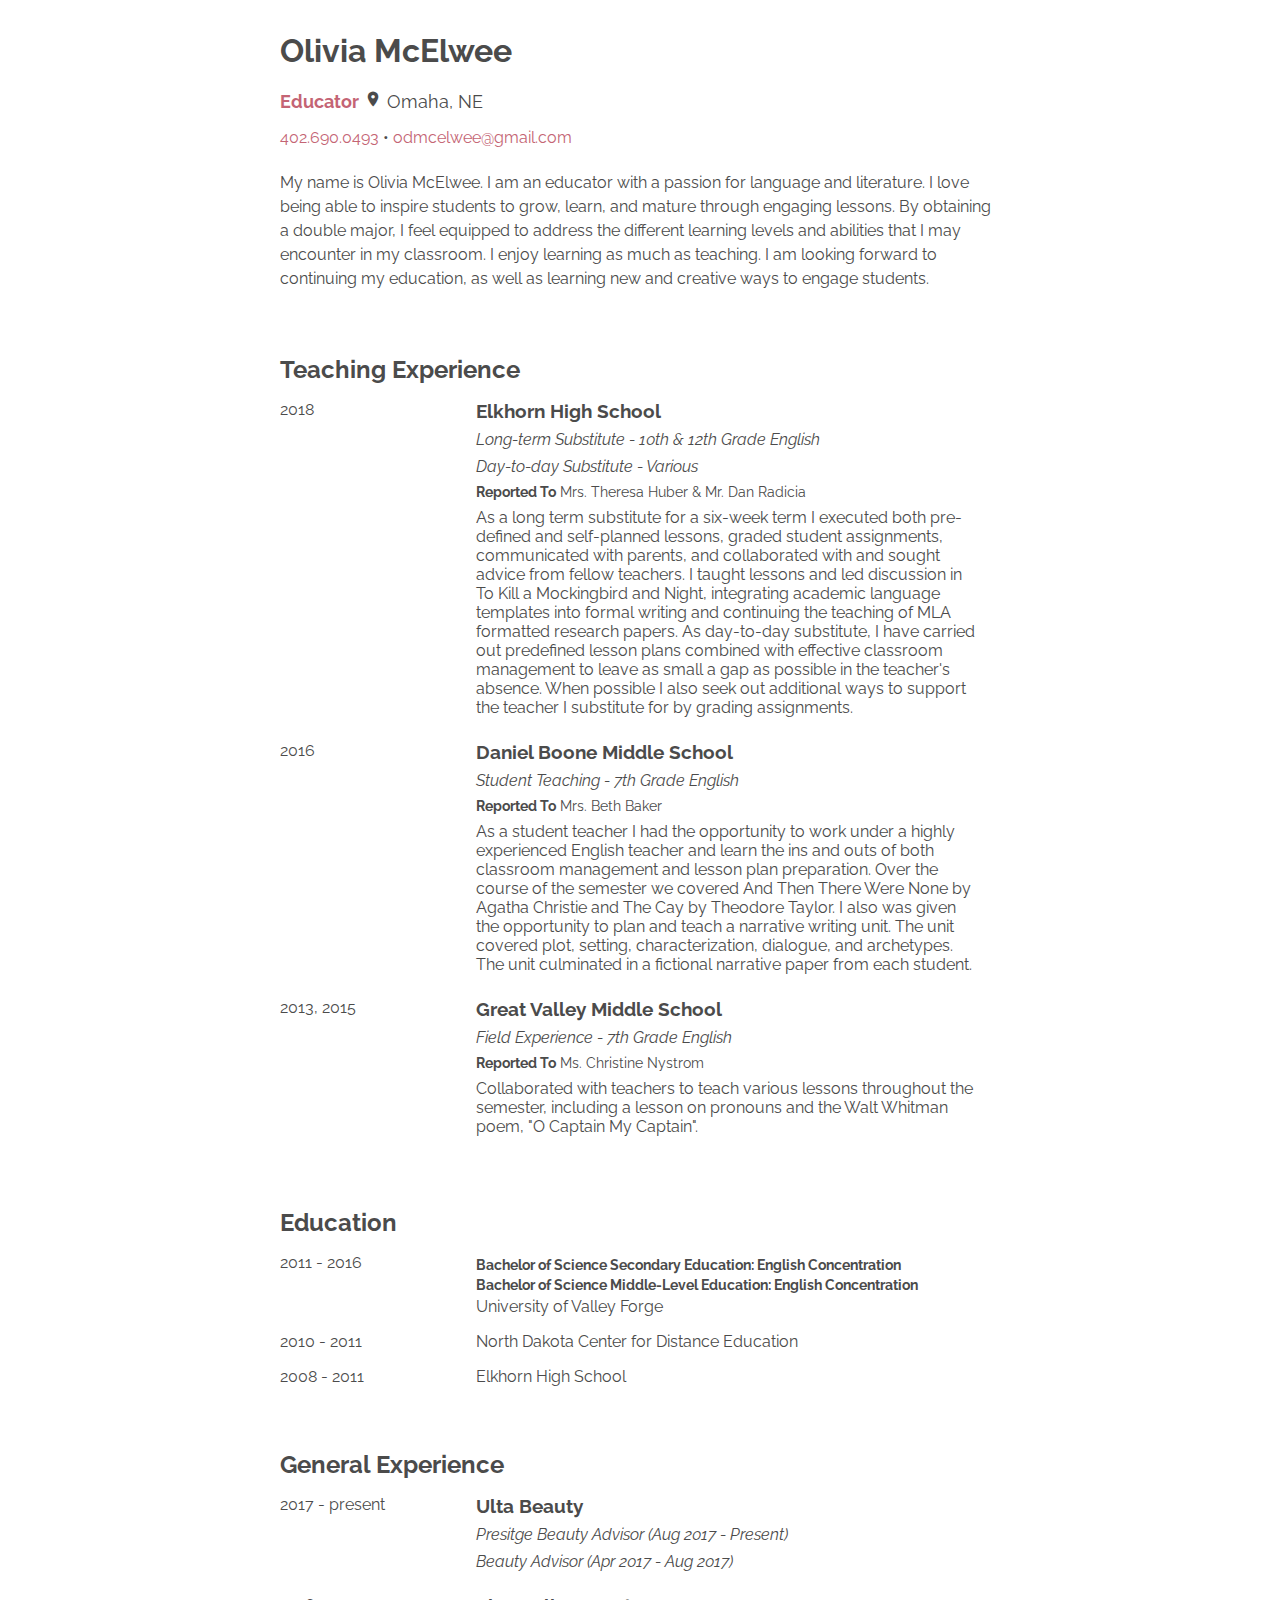
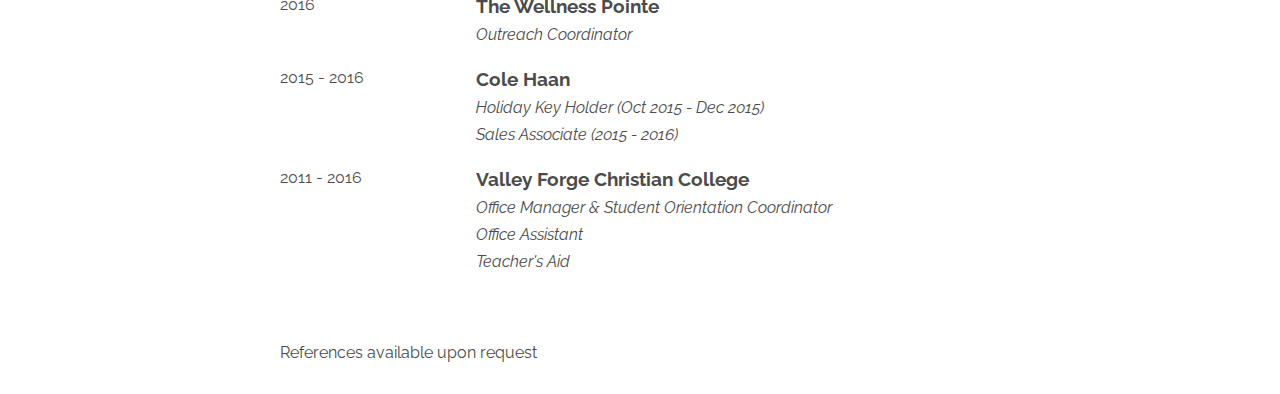
<file: index.html>
<!doctype html>
<html lang="en">
  <head>
    <meta charset="utf-8">
    <meta name="viewport" content="width=device-width, minimum-scale=1, initial-scale=1, user-scalable=yes">

    <title>Olivia McElwee | Educator in Omaha</title>
    <meta name="description" content="Olivia McElwee is an educator based in Omaha, NE licensed in middle-level and secondary education specializing in English and Social Studies.">

    <!-- See https://goo.gl/OOhYW5 -->
    <link href="https://fonts.googleapis.com/icon?family=Material+Icons" rel="stylesheet">
    <link href="https://fonts.googleapis.com/css?family=Raleway:400,800" rel="stylesheet">

    <link rel="manifest" href="/manifest.json">
    <script src="/bower_components/webcomponentsjs/webcomponents-loader.js"></script>
    <link rel="import" href="/src/main-app/main-app.html">
  </head>
  <body>
    <main-app></main-app>
  </body>
</html>
</file>
